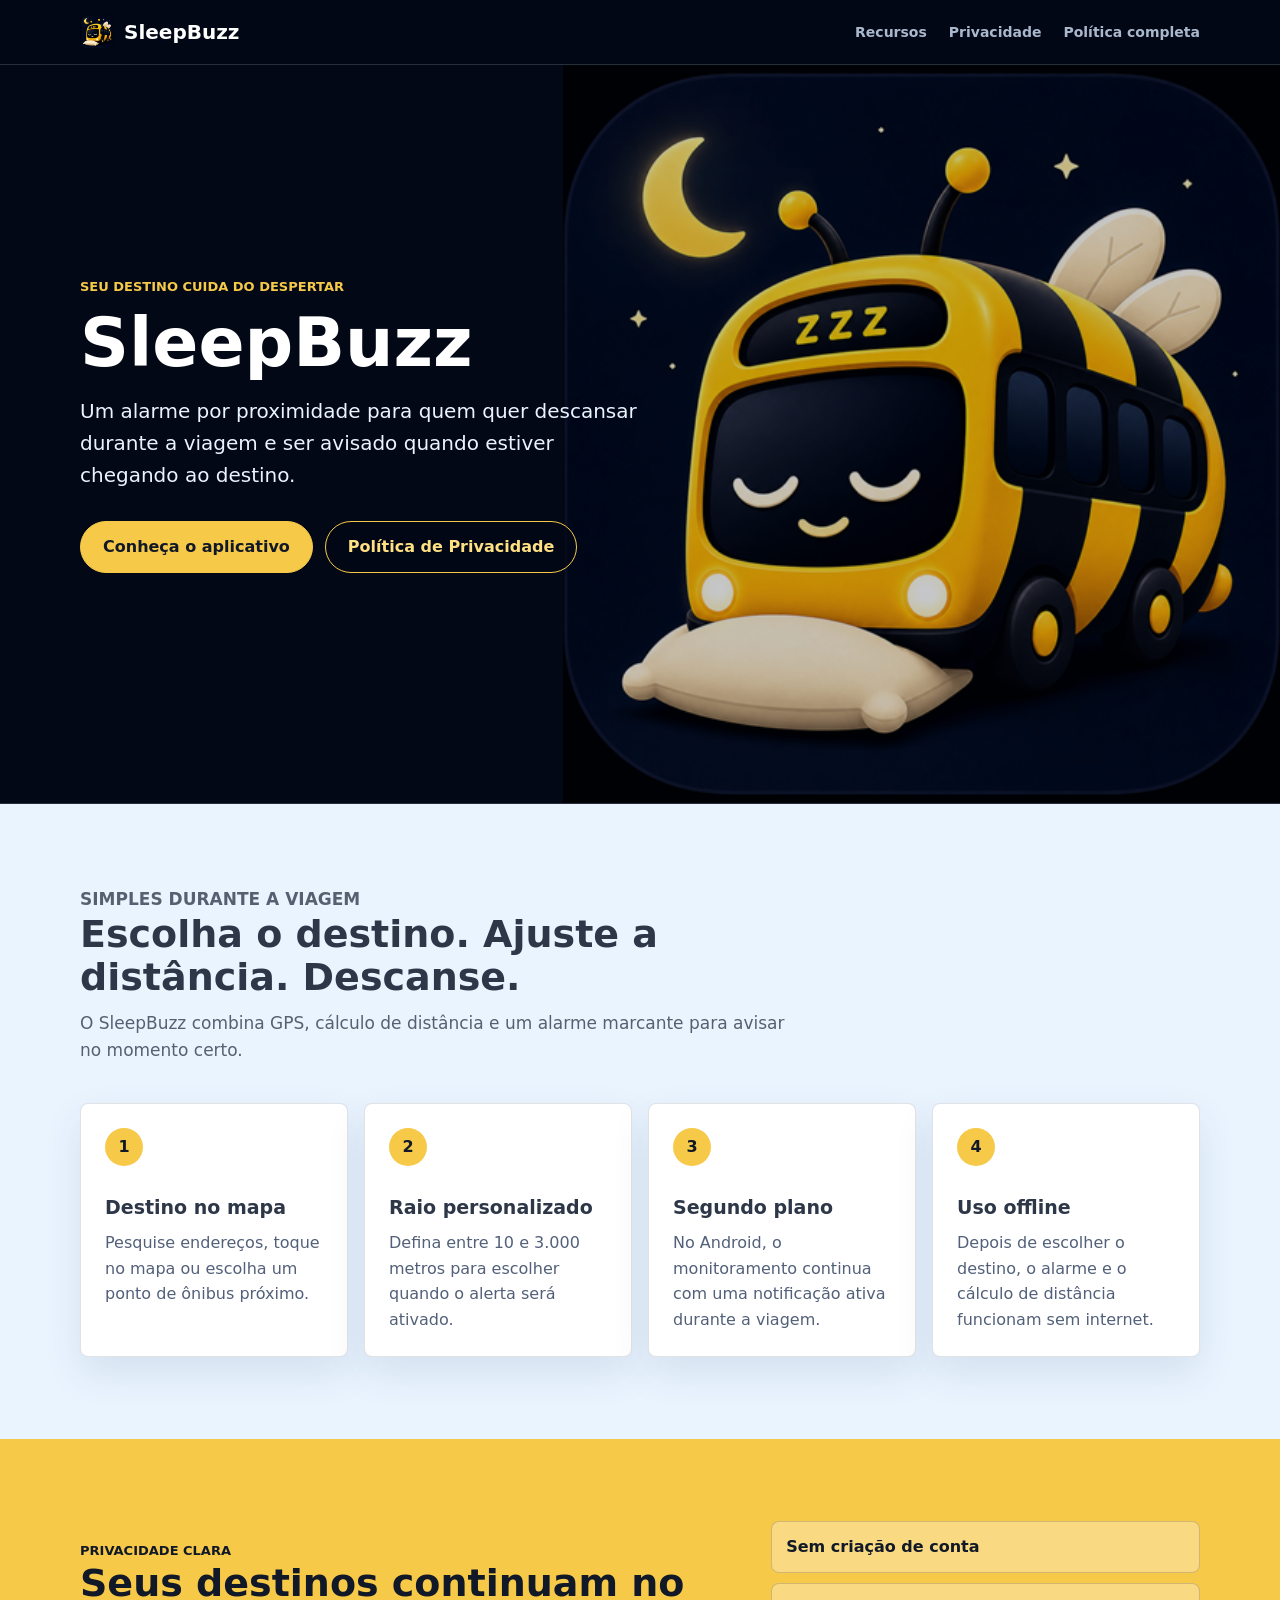
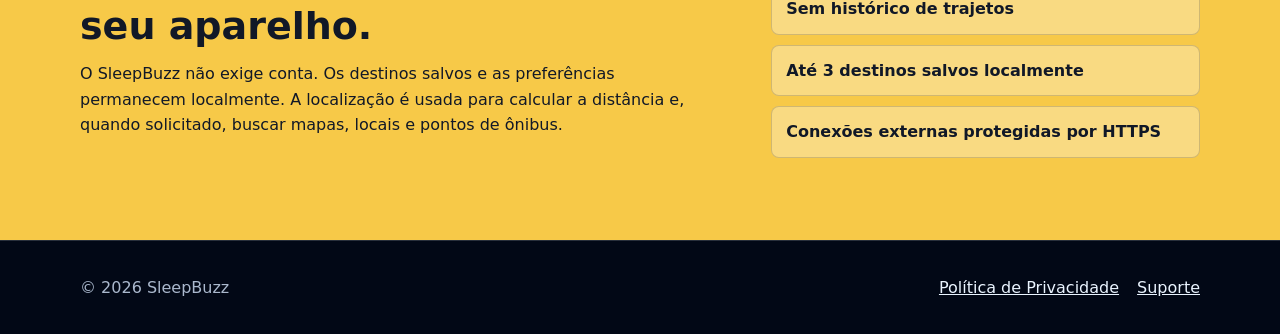
<file: SleepBuzz-site-github/index.html>
<!doctype html>
<html lang="pt-BR">
  <head>
    <meta charset="UTF-8" />
    <meta name="viewport" content="width=device-width, initial-scale=1" />
    <meta
      name="description"
      content="SleepBuzz é um alarme por proximidade que ajuda você a descansar durante viagens e avisa quando o destino está próximo."
    />
    <meta name="theme-color" content="#020816" />
    <title>SleepBuzz | Alarme por proximidade</title>
    <link rel="icon" href="assets/sleepbuzz-logo.png" />
    <link rel="stylesheet" href="styles.css" />
  </head>
  <body>
    <header class="site-header">
      <nav class="nav" aria-label="Navegação principal">
        <a class="brand" href="index.html">
          <img
            class="brand-mark"
            src="assets/sleepbuzz-logo.png"
            alt=""
            width="34"
            height="34"
          />
          SleepBuzz
        </a>
        <div class="nav-links">
          <a href="#recursos">Recursos</a>
          <a href="#privacidade">Privacidade</a>
          <a href="politica-de-privacidade.html">Política completa</a>
        </div>
      </nav>
    </header>

    <main>
      <section class="hero">
        <img
          class="hero-image"
          src="assets/sleepbuzz-logo.png"
          alt="Ônibus-abelha do SleepBuzz descansando"
        />
        <div class="hero-inner">
          <div class="hero-copy">
            <p class="eyebrow">Seu destino cuida do despertar</p>
            <h1>SleepBuzz</h1>
            <p class="hero-lead">
              Um alarme por proximidade para quem quer descansar durante a
              viagem e ser avisado quando estiver chegando ao destino.
            </p>
            <div class="actions">
              <a class="button" href="#recursos">Conheça o aplicativo</a>
              <a class="button secondary" href="politica-de-privacidade.html">
                Política de Privacidade
              </a>
            </div>
          </div>
        </div>
      </section>

      <section class="section section-light" id="recursos">
        <div class="container">
          <div class="section-heading">
            <p class="eyebrow">Simples durante a viagem</p>
            <h2>Escolha o destino. Ajuste a distância. Descanse.</h2>
            <p>
              O SleepBuzz combina GPS, cálculo de distância e um alarme
              marcante para avisar no momento certo.
            </p>
          </div>

          <div class="feature-grid">
            <article class="feature">
              <div class="feature-number">1</div>
              <h3>Destino no mapa</h3>
              <p>
                Pesquise endereços, toque no mapa ou escolha um ponto de ônibus
                próximo.
              </p>
            </article>
            <article class="feature">
              <div class="feature-number">2</div>
              <h3>Raio personalizado</h3>
              <p>
                Defina entre 10 e 3.000 metros para escolher quando o alerta
                será ativado.
              </p>
            </article>
            <article class="feature">
              <div class="feature-number">3</div>
              <h3>Segundo plano</h3>
              <p>
                No Android, o monitoramento continua com uma notificação ativa
                durante a viagem.
              </p>
            </article>
            <article class="feature">
              <div class="feature-number">4</div>
              <h3>Uso offline</h3>
              <p>
                Depois de escolher o destino, o alarme e o cálculo de distância
                funcionam sem internet.
              </p>
            </article>
          </div>
        </div>
      </section>

      <section class="section section-yellow" id="privacidade">
        <div class="container privacy-band">
          <div>
            <p class="eyebrow" style="color: #111827">Privacidade clara</p>
            <h2>Seus destinos continuam no seu aparelho.</h2>
            <p>
              O SleepBuzz não exige conta. Os destinos salvos e as preferências
              permanecem localmente. A localização é usada para calcular a
              distância e, quando solicitado, buscar mapas, locais e pontos de
              ônibus.
            </p>
          </div>
          <ul class="privacy-points">
            <li>Sem criação de conta</li>
            <li>Sem histórico de trajetos</li>
            <li>Até 3 destinos salvos localmente</li>
            <li>Conexões externas protegidas por HTTPS</li>
          </ul>
        </div>
      </section>
    </main>

    <footer class="site-footer">
      <div class="container footer-inner">
        <span>© 2026 SleepBuzz</span>
        <div class="footer-links">
          <a href="politica-de-privacidade.html">Política de Privacidade</a>
          <a
            href="mailto:sleepbuzzapp@gmail.com"
          >
            Suporte
          </a>
        </div>
      </div>
    </footer>
  </body>
</html>
</file>
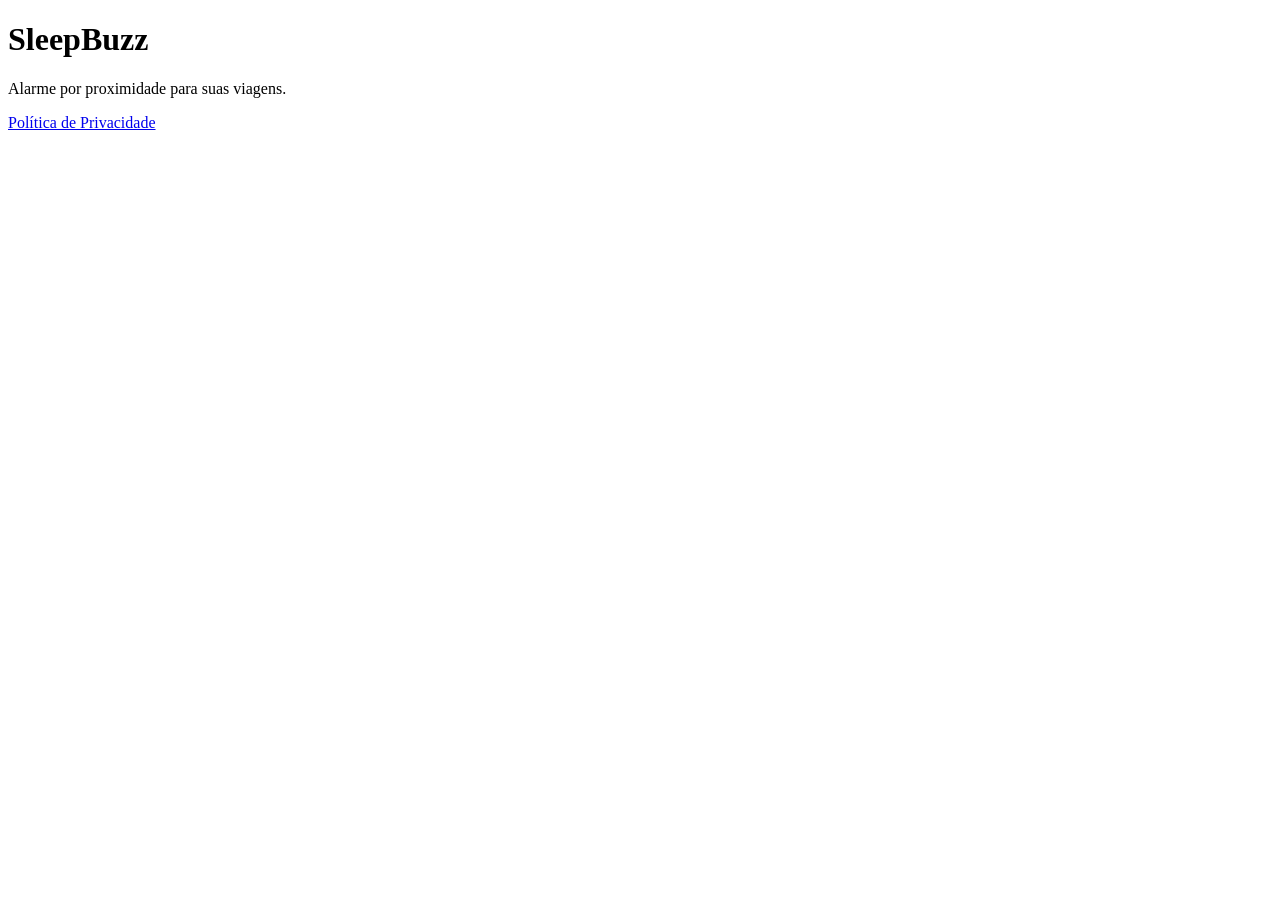
<file: politica-de-privacidade.html>
<!doctype html>
<html lang="pt-BR">
<head>
  <meta charset="UTF-8">
  <meta name="viewport" content="width=device-width, initial-scale=1">
  <title>SleepBuzz</title>
</head>
<body>
  <h1>SleepBuzz</h1>
  <p>Alarme por proximidade para suas viagens.</p>
  <p>
    <a href="politica-de-privacidade.html">
      Política de Privacidade
    </a>
  </p>
</body>
</html>
</file>
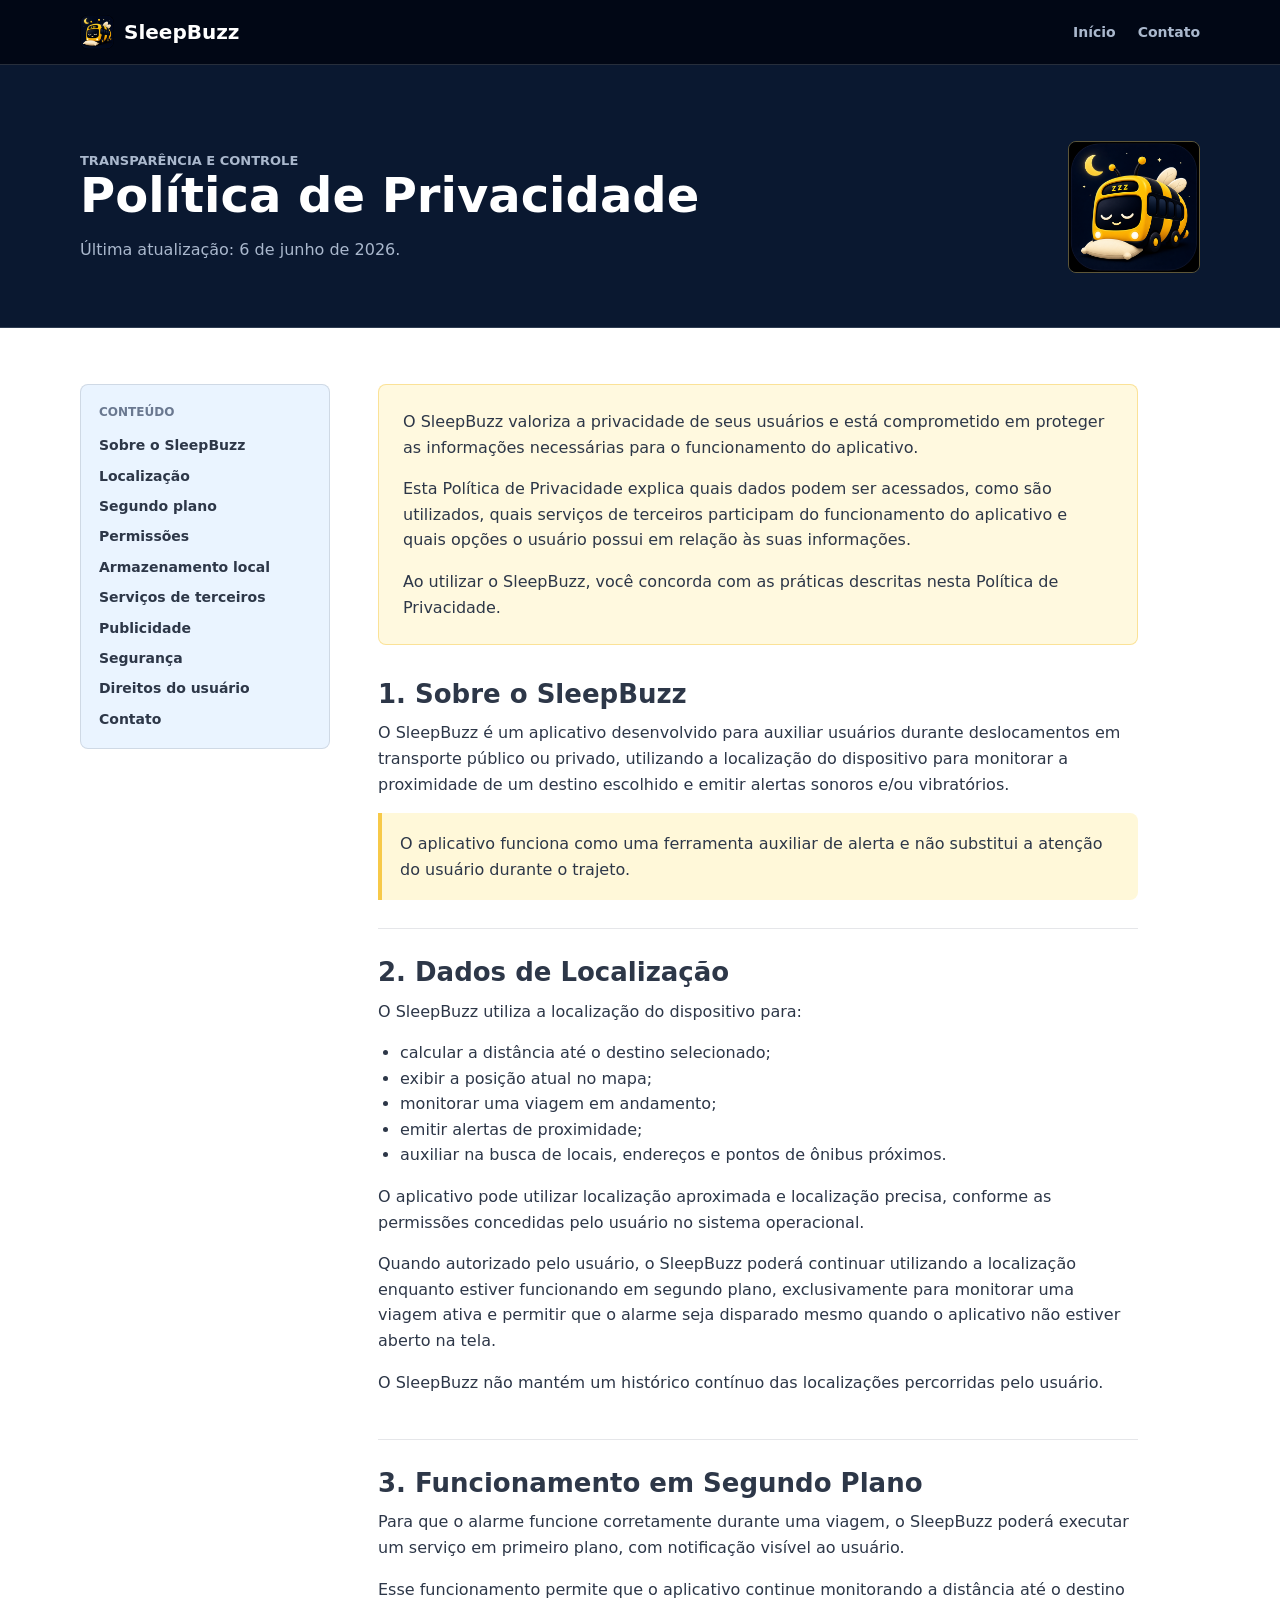
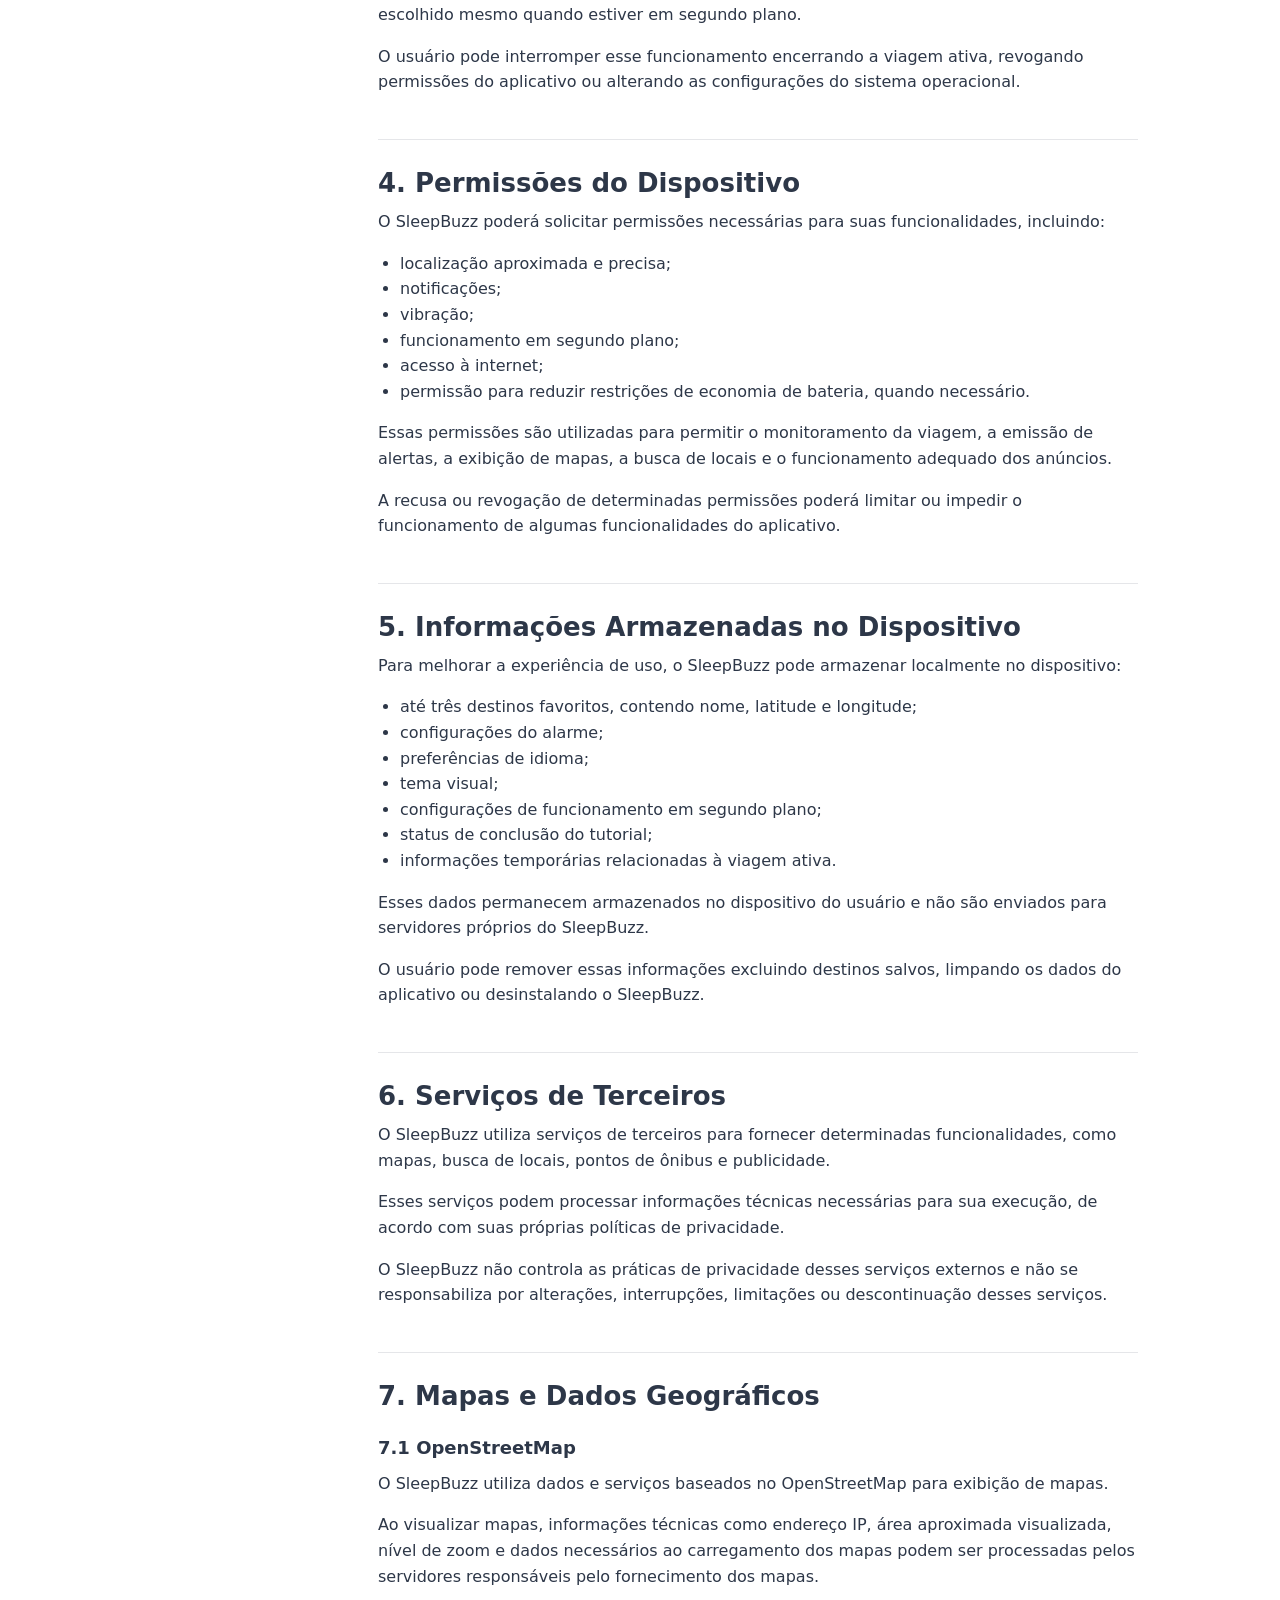
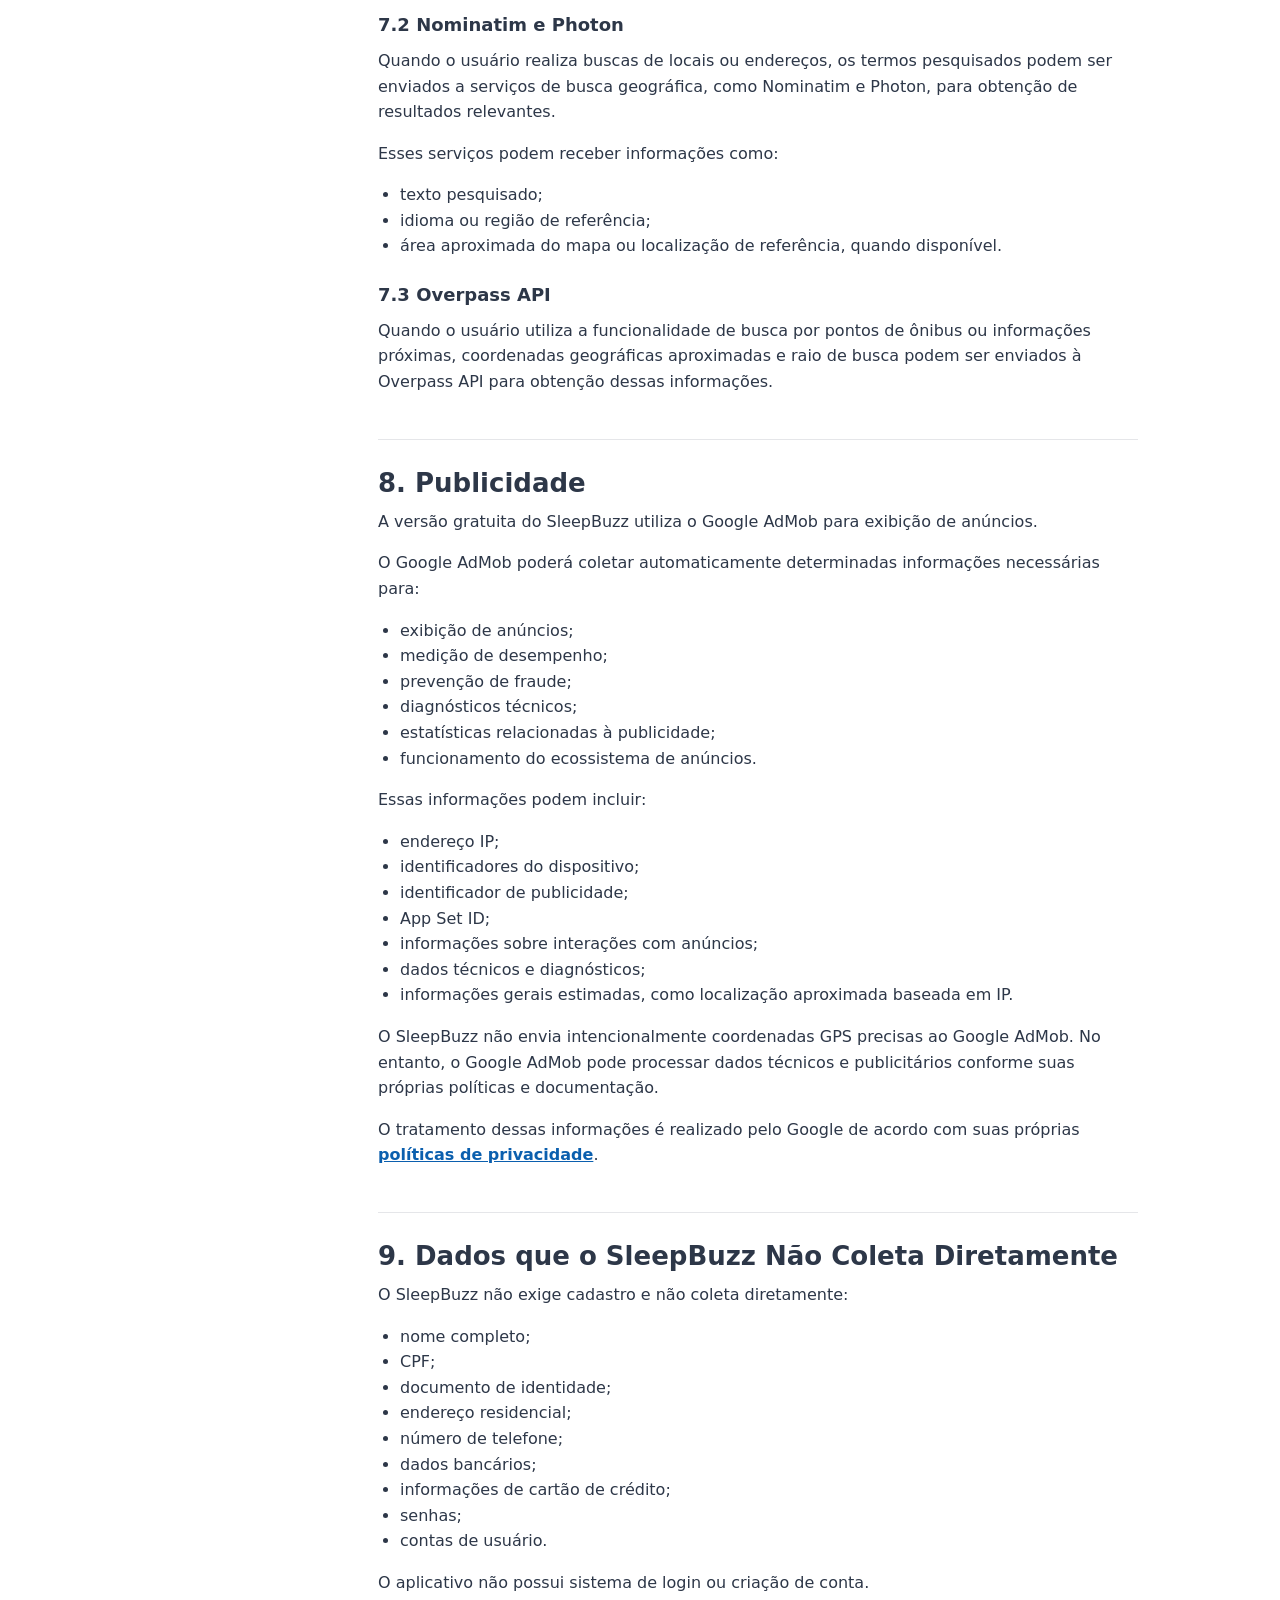
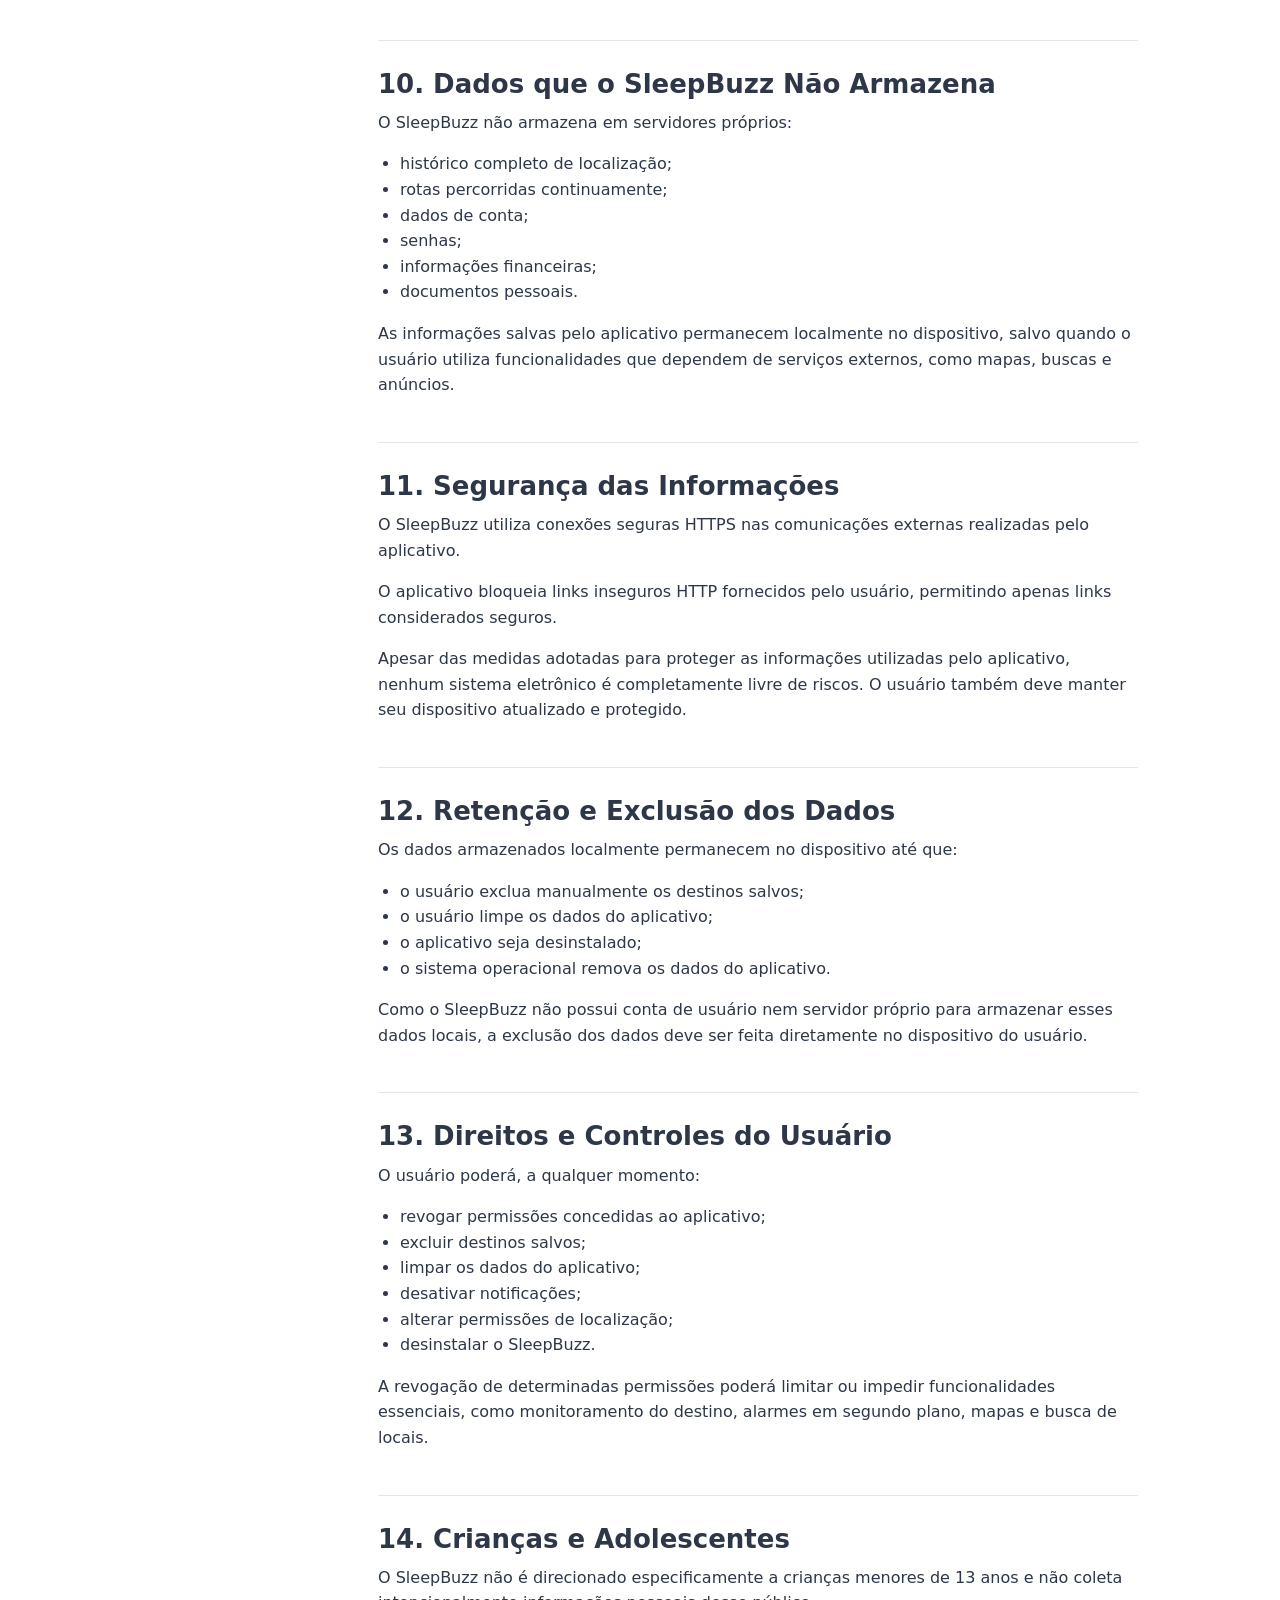
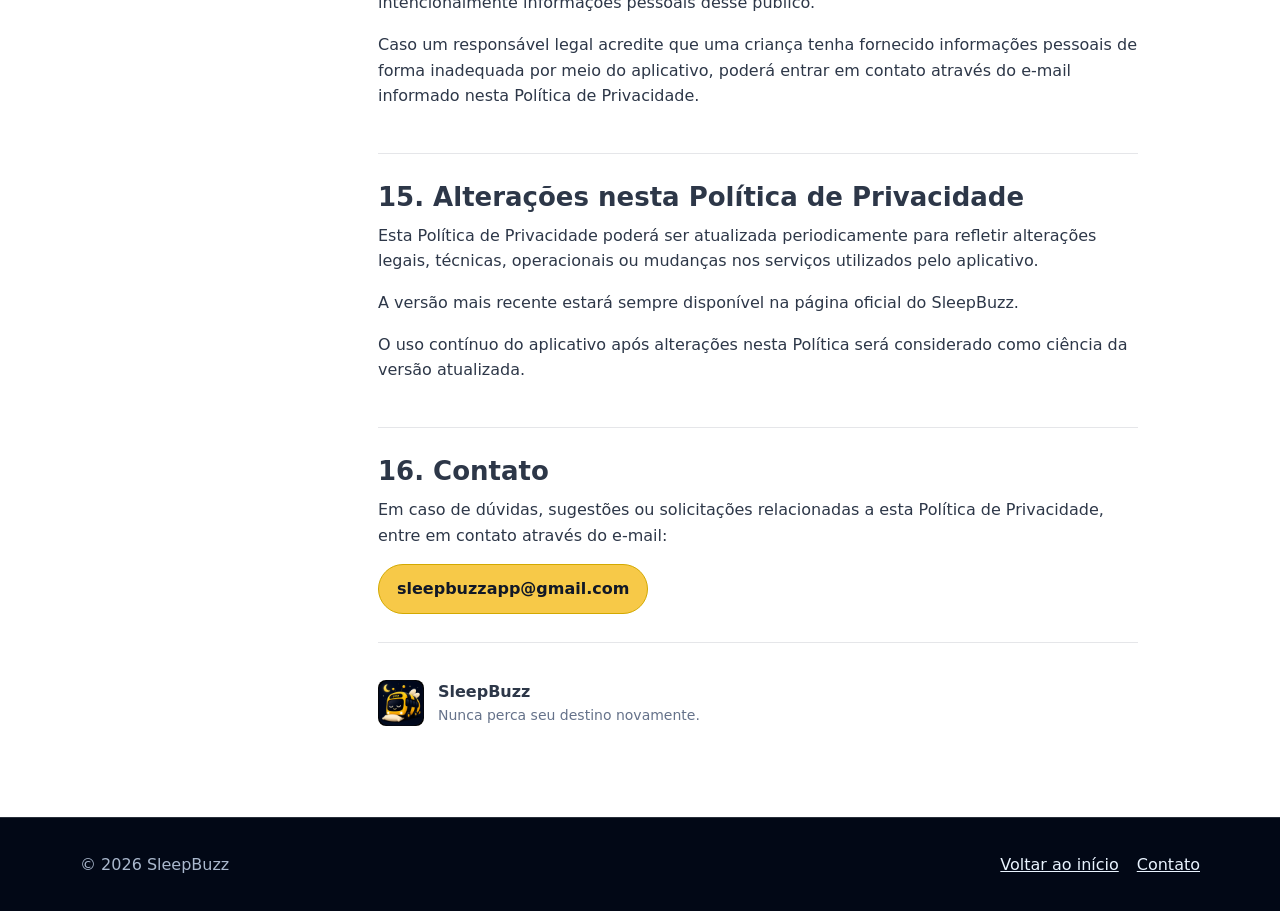
<file: SleepBuzz-site-github/politica-de-privacidade.html>
<!doctype html>
<html lang="pt-BR">
  <head>
    <meta charset="UTF-8" />
    <meta name="viewport" content="width=device-width, initial-scale=1" />
    <meta
      name="description"
      content="Política de Privacidade do aplicativo SleepBuzz: localização, armazenamento, serviços externos, anúncios e direitos do usuário."
    />
    <meta name="theme-color" content="#020816" />
    <title>Política de Privacidade | SleepBuzz</title>
    <link rel="icon" href="assets/sleepbuzz-logo.png" />
    <link rel="stylesheet" href="styles.css" />
  </head>
  <body>
    <header class="site-header">
      <nav class="nav" aria-label="Navegação principal">
        <a class="brand" href="index.html">
          <img
            class="brand-mark"
            src="assets/sleepbuzz-logo.png"
            alt=""
            width="34"
            height="34"
          />
          SleepBuzz
        </a>
        <div class="nav-links">
          <a href="index.html">Início</a>
          <a href="#contato">Contato</a>
        </div>
      </nav>
    </header>

    <main>
      <section class="policy-hero">
        <div class="container policy-hero-content">
          <div>
            <p class="eyebrow">Transparência e controle</p>
            <h1>Política de Privacidade</h1>
            <p>Última atualização: 6 de junho de 2026.</p>
          </div>
          <img
            class="policy-mark"
            src="assets/sleepbuzz-logo.png"
            alt="Símbolo do SleepBuzz"
            width="132"
            height="132"
          />
        </div>
      </section>

      <div class="policy-content">
        <div class="container policy-layout">
          <nav class="policy-nav" aria-label="Seções da Política de Privacidade">
            <p>Conteúdo</p>
            <a href="#sobre">Sobre o SleepBuzz</a>
            <a href="#localizacao">Localização</a>
            <a href="#segundo-plano">Segundo plano</a>
            <a href="#permissoes">Permissões</a>
            <a href="#armazenamento">Armazenamento local</a>
            <a href="#terceiros">Serviços de terceiros</a>
            <a href="#publicidade">Publicidade</a>
            <a href="#seguranca">Segurança</a>
            <a href="#direitos">Direitos do usuário</a>
            <a href="#contato">Contato</a>
          </nav>

          <article class="policy-text">
            <div class="policy-intro">
              <p>
                O SleepBuzz valoriza a privacidade de seus usuários e está
                comprometido em proteger as informações necessárias para o
                funcionamento do aplicativo.
              </p>
              <p>
                Esta Política de Privacidade explica quais dados podem ser
                acessados, como são utilizados, quais serviços de terceiros
                participam do funcionamento do aplicativo e quais opções o
                usuário possui em relação às suas informações.
              </p>
              <p>
                Ao utilizar o SleepBuzz, você concorda com as práticas
                descritas nesta Política de Privacidade.
              </p>
            </div>

            <section id="sobre">
              <h2>1. Sobre o SleepBuzz</h2>
              <p>
                O SleepBuzz é um aplicativo desenvolvido para auxiliar usuários
                durante deslocamentos em transporte público ou privado,
                utilizando a localização do dispositivo para monitorar a
                proximidade de um destino escolhido e emitir alertas sonoros
                e/ou vibratórios.
              </p>
              <div class="notice">
                O aplicativo funciona como uma ferramenta auxiliar de alerta e
                não substitui a atenção do usuário durante o trajeto.
              </div>
            </section>

            <section id="localizacao">
              <h2>2. Dados de Localização</h2>
              <p>O SleepBuzz utiliza a localização do dispositivo para:</p>
              <ul>
                <li>calcular a distância até o destino selecionado;</li>
                <li>exibir a posição atual no mapa;</li>
                <li>monitorar uma viagem em andamento;</li>
                <li>emitir alertas de proximidade;</li>
                <li>
                  auxiliar na busca de locais, endereços e pontos de ônibus
                  próximos.
                </li>
              </ul>
              <p>
                O aplicativo pode utilizar localização aproximada e localização
                precisa, conforme as permissões concedidas pelo usuário no
                sistema operacional.
              </p>
              <p>
                Quando autorizado pelo usuário, o SleepBuzz poderá continuar
                utilizando a localização enquanto estiver funcionando em
                segundo plano, exclusivamente para monitorar uma viagem ativa e
                permitir que o alarme seja disparado mesmo quando o aplicativo
                não estiver aberto na tela.
              </p>
              <p>
                O SleepBuzz não mantém um histórico contínuo das localizações
                percorridas pelo usuário.
              </p>
            </section>

            <section id="segundo-plano">
              <h2>3. Funcionamento em Segundo Plano</h2>
              <p>
                Para que o alarme funcione corretamente durante uma viagem, o
                SleepBuzz poderá executar um serviço em primeiro plano, com
                notificação visível ao usuário.
              </p>
              <p>
                Esse funcionamento permite que o aplicativo continue
                monitorando a distância até o destino escolhido mesmo quando
                estiver em segundo plano.
              </p>
              <p>
                O usuário pode interromper esse funcionamento encerrando a
                viagem ativa, revogando permissões do aplicativo ou alterando
                as configurações do sistema operacional.
              </p>
            </section>

            <section id="permissoes">
              <h2>4. Permissões do Dispositivo</h2>
              <p>
                O SleepBuzz poderá solicitar permissões necessárias para suas
                funcionalidades, incluindo:
              </p>
              <ul>
                <li>localização aproximada e precisa;</li>
                <li>notificações;</li>
                <li>vibração;</li>
                <li>funcionamento em segundo plano;</li>
                <li>acesso à internet;</li>
                <li>
                  permissão para reduzir restrições de economia de bateria,
                  quando necessário.
                </li>
              </ul>
              <p>
                Essas permissões são utilizadas para permitir o monitoramento
                da viagem, a emissão de alertas, a exibição de mapas, a busca de
                locais e o funcionamento adequado dos anúncios.
              </p>
              <p>
                A recusa ou revogação de determinadas permissões poderá limitar
                ou impedir o funcionamento de algumas funcionalidades do
                aplicativo.
              </p>
            </section>

            <section id="armazenamento">
              <h2>5. Informações Armazenadas no Dispositivo</h2>
              <p>
                Para melhorar a experiência de uso, o SleepBuzz pode armazenar
                localmente no dispositivo:
              </p>
              <ul>
                <li>
                  até três destinos favoritos, contendo nome, latitude e
                  longitude;
                </li>
                <li>configurações do alarme;</li>
                <li>preferências de idioma;</li>
                <li>tema visual;</li>
                <li>configurações de funcionamento em segundo plano;</li>
                <li>status de conclusão do tutorial;</li>
                <li>informações temporárias relacionadas à viagem ativa.</li>
              </ul>
              <p>
                Esses dados permanecem armazenados no dispositivo do usuário e
                não são enviados para servidores próprios do SleepBuzz.
              </p>
              <p>
                O usuário pode remover essas informações excluindo destinos
                salvos, limpando os dados do aplicativo ou desinstalando o
                SleepBuzz.
              </p>
            </section>

            <section id="terceiros">
              <h2>6. Serviços de Terceiros</h2>
              <p>
                O SleepBuzz utiliza serviços de terceiros para fornecer
                determinadas funcionalidades, como mapas, busca de locais,
                pontos de ônibus e publicidade.
              </p>
              <p>
                Esses serviços podem processar informações técnicas necessárias
                para sua execução, de acordo com suas próprias políticas de
                privacidade.
              </p>
              <p>
                O SleepBuzz não controla as práticas de privacidade desses
                serviços externos e não se responsabiliza por alterações,
                interrupções, limitações ou descontinuação desses serviços.
              </p>
            </section>

            <section id="mapas">
              <h2>7. Mapas e Dados Geográficos</h2>
              <h3>7.1 OpenStreetMap</h3>
              <p>
                O SleepBuzz utiliza dados e serviços baseados no OpenStreetMap
                para exibição de mapas.
              </p>
              <p>
                Ao visualizar mapas, informações técnicas como endereço IP,
                área aproximada visualizada, nível de zoom e dados necessários
                ao carregamento dos mapas podem ser processadas pelos servidores
                responsáveis pelo fornecimento dos mapas.
              </p>

              <h3>7.2 Nominatim e Photon</h3>
              <p>
                Quando o usuário realiza buscas de locais ou endereços, os
                termos pesquisados podem ser enviados a serviços de busca
                geográfica, como Nominatim e Photon, para obtenção de resultados
                relevantes.
              </p>
              <p>Esses serviços podem receber informações como:</p>
              <ul>
                <li>texto pesquisado;</li>
                <li>idioma ou região de referência;</li>
                <li>
                  área aproximada do mapa ou localização de referência, quando
                  disponível.
                </li>
              </ul>

              <h3>7.3 Overpass API</h3>
              <p>
                Quando o usuário utiliza a funcionalidade de busca por pontos
                de ônibus ou informações próximas, coordenadas geográficas
                aproximadas e raio de busca podem ser enviados à Overpass API
                para obtenção dessas informações.
              </p>
            </section>

            <section id="publicidade">
              <h2>8. Publicidade</h2>
              <p>
                A versão gratuita do SleepBuzz utiliza o Google AdMob para
                exibição de anúncios.
              </p>
              <p>
                O Google AdMob poderá coletar automaticamente determinadas
                informações necessárias para:
              </p>
              <ul>
                <li>exibição de anúncios;</li>
                <li>medição de desempenho;</li>
                <li>prevenção de fraude;</li>
                <li>diagnósticos técnicos;</li>
                <li>estatísticas relacionadas à publicidade;</li>
                <li>funcionamento do ecossistema de anúncios.</li>
              </ul>
              <p>Essas informações podem incluir:</p>
              <ul>
                <li>endereço IP;</li>
                <li>identificadores do dispositivo;</li>
                <li>identificador de publicidade;</li>
                <li>App Set ID;</li>
                <li>informações sobre interações com anúncios;</li>
                <li>dados técnicos e diagnósticos;</li>
                <li>
                  informações gerais estimadas, como localização aproximada
                  baseada em IP.
                </li>
              </ul>
              <p>
                O SleepBuzz não envia intencionalmente coordenadas GPS precisas
                ao Google AdMob. No entanto, o Google AdMob pode processar dados
                técnicos e publicitários conforme suas próprias políticas e
                documentação.
              </p>
              <p>
                O tratamento dessas informações é realizado pelo Google de
                acordo com suas próprias
                <a
                  href="https://policies.google.com/privacy"
                  rel="noopener noreferrer"
                >
                  políticas de privacidade</a
                >.
              </p>
            </section>

            <section id="nao-coletados">
              <h2>9. Dados que o SleepBuzz Não Coleta Diretamente</h2>
              <p>O SleepBuzz não exige cadastro e não coleta diretamente:</p>
              <ul>
                <li>nome completo;</li>
                <li>CPF;</li>
                <li>documento de identidade;</li>
                <li>endereço residencial;</li>
                <li>número de telefone;</li>
                <li>dados bancários;</li>
                <li>informações de cartão de crédito;</li>
                <li>senhas;</li>
                <li>contas de usuário.</li>
              </ul>
              <p>O aplicativo não possui sistema de login ou criação de conta.</p>
            </section>

            <section id="nao-armazenados">
              <h2>10. Dados que o SleepBuzz Não Armazena</h2>
              <p>O SleepBuzz não armazena em servidores próprios:</p>
              <ul>
                <li>histórico completo de localização;</li>
                <li>rotas percorridas continuamente;</li>
                <li>dados de conta;</li>
                <li>senhas;</li>
                <li>informações financeiras;</li>
                <li>documentos pessoais.</li>
              </ul>
              <p>
                As informações salvas pelo aplicativo permanecem localmente no
                dispositivo, salvo quando o usuário utiliza funcionalidades que
                dependem de serviços externos, como mapas, buscas e anúncios.
              </p>
            </section>

            <section id="seguranca">
              <h2>11. Segurança das Informações</h2>
              <p>
                O SleepBuzz utiliza conexões seguras HTTPS nas comunicações
                externas realizadas pelo aplicativo.
              </p>
              <p>
                O aplicativo bloqueia links inseguros HTTP fornecidos pelo
                usuário, permitindo apenas links considerados seguros.
              </p>
              <p>
                Apesar das medidas adotadas para proteger as informações
                utilizadas pelo aplicativo, nenhum sistema eletrônico é
                completamente livre de riscos. O usuário também deve manter seu
                dispositivo atualizado e protegido.
              </p>
            </section>

            <section id="retencao">
              <h2>12. Retenção e Exclusão dos Dados</h2>
              <p>
                Os dados armazenados localmente permanecem no dispositivo até
                que:
              </p>
              <ul>
                <li>o usuário exclua manualmente os destinos salvos;</li>
                <li>o usuário limpe os dados do aplicativo;</li>
                <li>o aplicativo seja desinstalado;</li>
                <li>o sistema operacional remova os dados do aplicativo.</li>
              </ul>
              <p>
                Como o SleepBuzz não possui conta de usuário nem servidor
                próprio para armazenar esses dados locais, a exclusão dos dados
                deve ser feita diretamente no dispositivo do usuário.
              </p>
            </section>

            <section id="direitos">
              <h2>13. Direitos e Controles do Usuário</h2>
              <p>O usuário poderá, a qualquer momento:</p>
              <ul>
                <li>revogar permissões concedidas ao aplicativo;</li>
                <li>excluir destinos salvos;</li>
                <li>limpar os dados do aplicativo;</li>
                <li>desativar notificações;</li>
                <li>alterar permissões de localização;</li>
                <li>desinstalar o SleepBuzz.</li>
              </ul>
              <p>
                A revogação de determinadas permissões poderá limitar ou
                impedir funcionalidades essenciais, como monitoramento do
                destino, alarmes em segundo plano, mapas e busca de locais.
              </p>
            </section>

            <section id="criancas">
              <h2>14. Crianças e Adolescentes</h2>
              <p>
                O SleepBuzz não é direcionado especificamente a crianças
                menores de 13 anos e não coleta intencionalmente informações
                pessoais desse público.
              </p>
              <p>
                Caso um responsável legal acredite que uma criança tenha
                fornecido informações pessoais de forma inadequada por meio do
                aplicativo, poderá entrar em contato através do e-mail informado
                nesta Política de Privacidade.
              </p>
            </section>

            <section id="alteracoes">
              <h2>15. Alterações nesta Política de Privacidade</h2>
              <p>
                Esta Política de Privacidade poderá ser atualizada
                periodicamente para refletir alterações legais, técnicas,
                operacionais ou mudanças nos serviços utilizados pelo
                aplicativo.
              </p>
              <p>
                A versão mais recente estará sempre disponível na página
                oficial do SleepBuzz.
              </p>
              <p>
                O uso contínuo do aplicativo após alterações nesta Política
                será considerado como ciência da versão atualizada.
              </p>
            </section>

            <section id="contato">
              <h2>16. Contato</h2>
              <p>
                Em caso de dúvidas, sugestões ou solicitações relacionadas a
                esta Política de Privacidade, entre em contato através do
                e-mail:
              </p>
              <a class="contact-link" href="mailto:sleepbuzzapp@gmail.com">
                sleepbuzzapp@gmail.com
              </a>
            </section>

            <div class="policy-signature">
              <img
                src="assets/sleepbuzz-logo.png"
                alt=""
                width="46"
                height="46"
              />
              <div>
                <strong>SleepBuzz</strong>
                <span>Nunca perca seu destino novamente.</span>
              </div>
            </div>
          </article>
        </div>
      </div>
    </main>

    <footer class="site-footer">
      <div class="container footer-inner">
        <span>© 2026 SleepBuzz</span>
        <div class="footer-links">
          <a href="index.html">Voltar ao início</a>
          <a href="mailto:sleepbuzzapp@gmail.com">Contato</a>
        </div>
      </div>
    </footer>
  </body>
</html>
</file>
<file: SleepBuzz-site-github/styles.css>
:root {
  color-scheme: dark;
  --night: #020816;
  --deep-blue: #0a1830;
  --panel-blue: #102441;
  --honey: #f7c948;
  --soft-yellow: #ffe082;
  --sky: #eaf4ff;
  --snow: #ffffff;
  --ink: #2d3748;
  --muted: #aab8cd;
  --border: rgba(234, 244, 255, 0.16);
  --shadow: rgba(0, 0, 0, 0.34);
}

* {
  box-sizing: border-box;
}

html {
  scroll-behavior: smooth;
}

body {
  margin: 0;
  background: var(--night);
  color: var(--snow);
  font-family:
    Inter, ui-sans-serif, system-ui, -apple-system, BlinkMacSystemFont, "Segoe UI",
    sans-serif;
  line-height: 1.6;
}

a {
  color: inherit;
}

img {
  display: block;
  max-width: 100%;
}

.site-header {
  position: sticky;
  top: 0;
  z-index: 20;
  border-bottom: 1px solid var(--border);
  background: rgba(2, 8, 22, 0.94);
  backdrop-filter: blur(14px);
}

.nav {
  width: min(1120px, calc(100% - 32px));
  min-height: 64px;
  margin: 0 auto;
  display: flex;
  align-items: center;
  justify-content: space-between;
  gap: 20px;
}

.brand {
  display: inline-flex;
  align-items: center;
  gap: 10px;
  color: var(--snow);
  font-size: 20px;
  font-weight: 850;
  text-decoration: none;
}

.brand-mark {
  width: 34px;
  height: 34px;
  border-radius: 8px;
}

.nav-links {
  display: flex;
  align-items: center;
  gap: 22px;
  color: var(--muted);
  font-size: 14px;
  font-weight: 700;
}

.nav-links a {
  text-decoration: none;
}

.nav-links a:hover,
.nav-links a:focus-visible {
  color: var(--honey);
}

.hero {
  position: relative;
  min-height: min(760px, 82svh);
  overflow: hidden;
  border-bottom: 1px solid var(--border);
  background: var(--night);
}

.hero-image {
  position: absolute;
  inset: 0 0 0 auto;
  width: min(56vw, 760px);
  height: 100%;
  object-fit: cover;
  object-position: center;
  opacity: 0.78;
}

.hero-inner {
  position: relative;
  z-index: 2;
  width: min(1120px, calc(100% - 32px));
  min-height: min(760px, 82svh);
  margin: 0 auto;
  display: flex;
  align-items: center;
}

.hero-copy {
  width: min(610px, 62%);
  padding: 68px 0 86px;
}

.eyebrow {
  margin: 0 0 12px;
  color: var(--honey);
  font-size: 13px;
  font-weight: 850;
  text-transform: uppercase;
}

h1,
h2,
h3,
p {
  margin-top: 0;
}

h1 {
  margin-bottom: 18px;
  font-size: 68px;
  line-height: 0.98;
  letter-spacing: 0;
}

.hero-lead {
  max-width: 570px;
  margin-bottom: 30px;
  color: var(--sky);
  font-size: 20px;
}

.actions {
  display: flex;
  flex-wrap: wrap;
  gap: 12px;
}

.button {
  min-height: 48px;
  padding: 12px 22px;
  display: inline-flex;
  align-items: center;
  justify-content: center;
  border: 1px solid var(--honey);
  border-radius: 999px;
  background: var(--honey);
  color: #111827;
  font-weight: 850;
  text-decoration: none;
}

.button.secondary {
  background: rgba(2, 8, 22, 0.72);
  color: var(--soft-yellow);
}

.button:hover,
.button:focus-visible {
  filter: brightness(1.08);
  transform: translateY(-1px);
}

.section {
  padding: 82px 0;
}

.section-light {
  background: var(--sky);
  color: var(--ink);
}

.section-yellow {
  background: var(--honey);
  color: #111827;
}

.container {
  width: min(1120px, calc(100% - 32px));
  margin: 0 auto;
}

.section-heading {
  max-width: 720px;
  margin-bottom: 38px;
}

.section-heading h2 {
  margin-bottom: 12px;
  font-size: 38px;
  line-height: 1.12;
  letter-spacing: 0;
}

.section-heading p {
  margin-bottom: 0;
  color: inherit;
  opacity: 0.78;
  font-size: 17px;
}

.feature-grid {
  display: grid;
  grid-template-columns: repeat(4, minmax(0, 1fr));
  gap: 16px;
}

.feature {
  min-height: 210px;
  padding: 24px;
  border: 1px solid rgba(45, 55, 72, 0.14);
  border-radius: 8px;
  background: var(--snow);
  box-shadow: 0 16px 38px rgba(30, 58, 95, 0.1);
}

.feature-number {
  width: 38px;
  height: 38px;
  margin-bottom: 26px;
  display: grid;
  place-items: center;
  border-radius: 50%;
  background: var(--honey);
  color: #111827;
  font-weight: 900;
}

.feature h3 {
  margin-bottom: 8px;
  font-size: 19px;
}

.feature p {
  margin-bottom: 0;
  color: #526079;
}

.privacy-band {
  display: grid;
  grid-template-columns: 1.2fr 0.8fr;
  align-items: center;
  gap: 48px;
}

.privacy-band h2 {
  margin-bottom: 14px;
  font-size: 38px;
  line-height: 1.12;
}

.privacy-band p {
  max-width: 690px;
  margin-bottom: 0;
}

.privacy-points {
  margin: 0;
  padding: 0;
  display: grid;
  gap: 10px;
  list-style: none;
}

.privacy-points li {
  padding: 12px 14px;
  border: 1px solid rgba(17, 24, 39, 0.18);
  border-radius: 8px;
  background: rgba(255, 255, 255, 0.32);
  font-weight: 750;
}

.site-footer {
  padding: 34px 0;
  border-top: 1px solid var(--border);
  color: var(--muted);
}

.footer-inner {
  display: flex;
  align-items: center;
  justify-content: space-between;
  gap: 20px;
}

.footer-links {
  display: flex;
  gap: 18px;
}

.footer-links a {
  color: var(--sky);
}

.policy-hero {
  padding: 76px 0 54px;
  border-bottom: 1px solid var(--border);
  background: var(--deep-blue);
}

.policy-hero-content {
  display: flex;
  align-items: center;
  justify-content: space-between;
  gap: 32px;
}

.policy-hero h1 {
  max-width: 850px;
  font-size: 48px;
}

.policy-hero p {
  margin-bottom: 0;
  color: var(--muted);
}

.policy-mark {
  width: 132px;
  height: 132px;
  flex: 0 0 auto;
  border: 1px solid rgba(247, 201, 72, 0.35);
  border-radius: 8px;
}

.policy-content {
  padding: 56px 0 90px;
  background: var(--snow);
  color: var(--ink);
}

.policy-layout {
  display: grid;
  grid-template-columns: 250px minmax(0, 760px);
  gap: 48px;
  align-items: start;
}

.policy-nav {
  position: sticky;
  top: 90px;
  margin: 0;
  padding: 18px;
  display: grid;
  gap: 8px;
  max-height: calc(100vh - 112px);
  overflow-y: auto;
  border: 1px solid rgba(45, 55, 72, 0.14);
  border-radius: 8px;
  background: var(--sky);
}

.policy-nav p {
  margin-bottom: 4px;
  color: #6a7890;
  font-size: 12px;
  font-weight: 850;
  text-transform: uppercase;
}

.policy-nav a {
  color: var(--ink);
  font-size: 14px;
  font-weight: 750;
  text-decoration: none;
}

.policy-nav a:hover,
.policy-nav a:focus-visible {
  color: #9a6e00;
}

.policy-intro {
  padding: 24px;
  margin-bottom: 34px;
  border: 1px solid rgba(247, 201, 72, 0.48);
  border-radius: 8px;
  background: #fff9df;
}

.policy-intro p:last-child {
  margin-bottom: 0;
}

.policy-text section {
  scroll-margin-top: 94px;
  padding-bottom: 28px;
  margin-bottom: 28px;
  border-bottom: 1px solid rgba(45, 55, 72, 0.12);
}

.policy-text section:last-child {
  border-bottom: 0;
}

.policy-text h2 {
  margin-bottom: 10px;
  font-size: 26px;
  line-height: 1.2;
}

.policy-text h3 {
  margin-top: 22px;
  margin-bottom: 8px;
  font-size: 18px;
}

.policy-text ul {
  padding-left: 22px;
}

.policy-text a {
  color: #0b5fae;
  font-weight: 700;
}

.notice {
  padding: 18px;
  border-left: 4px solid var(--honey);
  border-radius: 0 8px 8px 0;
  background: #fff8d9;
}

.contact-link {
  min-height: 48px;
  padding: 11px 18px;
  display: inline-flex;
  align-items: center;
  border: 1px solid #d3a900;
  border-radius: 999px;
  background: var(--honey);
  color: #111827 !important;
  text-decoration: none;
}

.policy-signature {
  display: flex;
  align-items: center;
  gap: 14px;
  padding-top: 8px;
}

.policy-signature img {
  width: 46px;
  height: 46px;
  border-radius: 8px;
}

.policy-signature strong,
.policy-signature span {
  display: block;
}

.policy-signature span {
  color: #65728a;
  font-size: 14px;
}

@media (max-width: 860px) {
  .hero-image {
    width: 100%;
    opacity: 0.3;
  }

  .hero-copy {
    width: min(660px, 100%);
  }

  .feature-grid {
    grid-template-columns: repeat(2, minmax(0, 1fr));
  }

  .privacy-band,
  .policy-layout {
    grid-template-columns: 1fr;
  }

  .policy-nav {
    position: static;
    max-height: none;
    grid-template-columns: repeat(2, minmax(0, 1fr));
  }

  .policy-nav p {
    grid-column: 1 / -1;
  }
}

@media (max-width: 580px) {
  .nav {
    min-height: 58px;
  }

  .nav-links a:not(:last-child) {
    display: none;
  }

  .hero,
  .hero-inner {
    min-height: 78svh;
  }

  .hero-copy {
    padding: 62px 0 72px;
  }

  h1 {
    font-size: 48px;
  }

  .hero-lead {
    font-size: 17px;
  }

  .section {
    padding: 62px 0;
  }

  .section-heading h2,
  .privacy-band h2 {
    font-size: 31px;
  }

  .feature-grid {
    grid-template-columns: 1fr;
  }

  .feature {
    min-height: auto;
  }

  .footer-inner {
    align-items: flex-start;
    flex-direction: column;
  }

  .policy-hero h1 {
    font-size: 36px;
  }

  .policy-mark {
    width: 82px;
    height: 82px;
  }

  .policy-nav {
    grid-template-columns: 1fr;
  }
}
</file>
